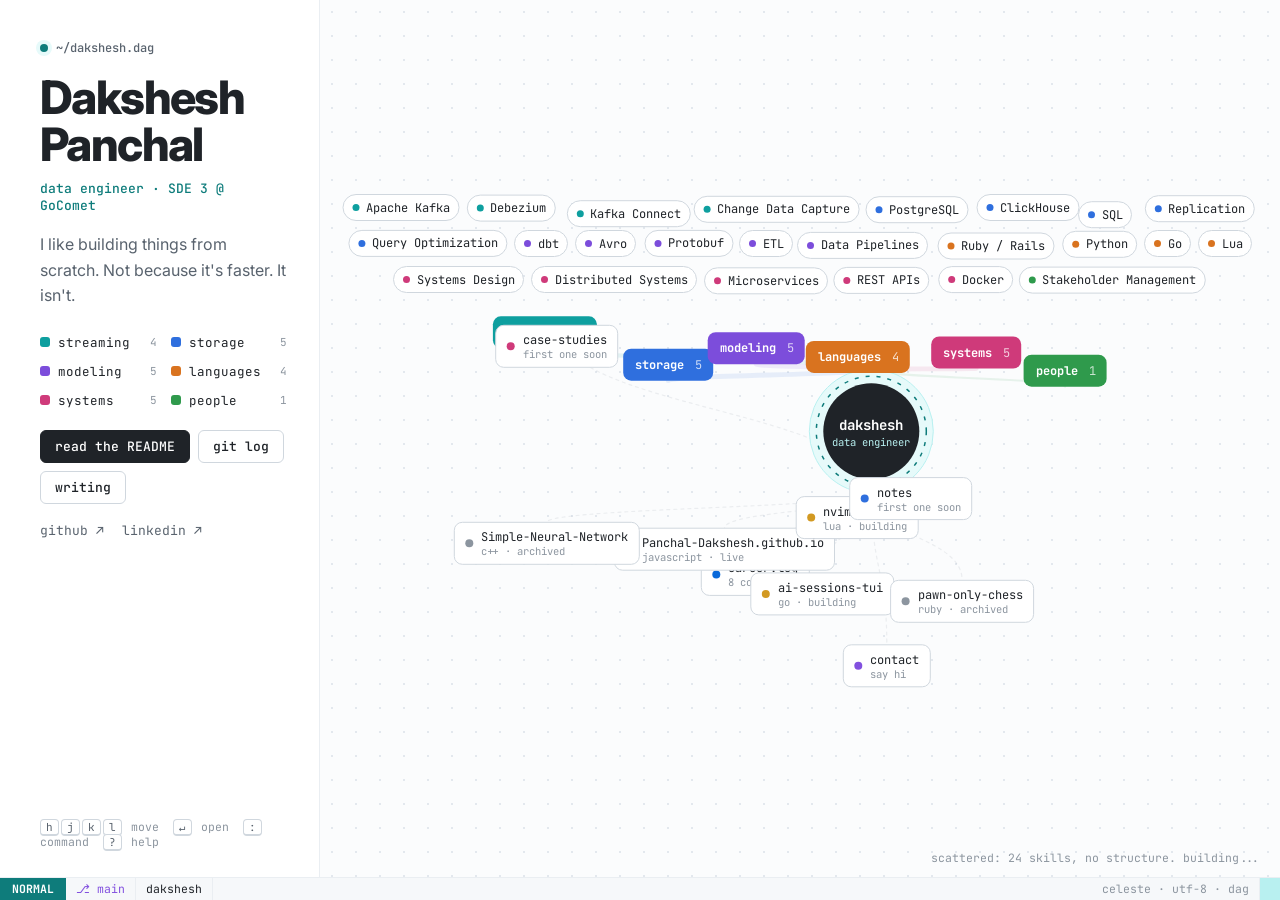
<file: index.html>
<!doctype html>
<html lang="en">
<head>
  <meta charset="utf-8">
  <meta name="viewport" content="width=device-width, initial-scale=1">
  <title>Dakshesh Panchal · dakshesh.dag</title>
  <meta name="description" content="Dakshesh Panchal, data engineer. Every skill is a source node, and they all end up in the same place.">
  <meta property="og:title" content="Dakshesh Panchal · dakshesh.dag">
  <meta property="og:description" content="Every skill is a source node. They all end up in the same place.">
  <meta name="theme-color" content="#ffffff">
  <link rel="icon" href="data:image/svg+xml,<svg xmlns='http://www.w3.org/2000/svg' viewBox='0 0 16 16'><circle cx='3' cy='3' r='2' fill='%230e9f9f'/><circle cx='3' cy='13' r='2' fill='%237c4ddb'/><circle cx='12' cy='8' r='3.5' fill='%231f2328'/><path d='M4.5 3.5 C8 3.5 8 8 9 8 M4.5 12.5 C8 12.5 8 8 9 8' stroke='%2359636e' fill='none' stroke-width='1'/></svg>">
  <link rel="preconnect" href="https://fonts.googleapis.com">
  <link rel="preconnect" href="https://fonts.gstatic.com" crossorigin>
  <link href="https://fonts.googleapis.com/css2?family=Inter:wght@400;500;600;800&family=JetBrains+Mono:wght@400;500;700&display=swap" rel="stylesheet">
  <link rel="stylesheet" href="style.css">
</head>
<body>
  <div class="layout">
    <aside class="hero">
      <div class="kicker"><span class="dot"></span> ~/dakshesh.dag</div>
      <h1>Dakshesh<br>Panchal</h1>
      <p class="role" id="role"></p>
      <p class="intro" id="intro"></p>

      <div class="legend" id="legend" aria-label="Skill groups"></div>

      <div class="actions">
        <button type="button" class="btn primary" data-open="core">read the README</button>
        <button type="button" class="btn" data-open="o:career">git log</button>
        <a class="btn" href="writing.html">writing</a>
      </div>

      <nav class="links">
        <a href="https://github.com/Panchal-Dakshesh" target="_blank" rel="noopener">github ↗</a>
        <a href="https://www.linkedin.com/in/dakshesh-panchal-227a901b6/" target="_blank" rel="noopener">linkedin ↗</a>
      </nav>

      <p class="keys"><kbd>h</kbd><kbd>j</kbd><kbd>k</kbd><kbd>l</kbd> move &nbsp;<kbd>↵</kbd> open &nbsp;<kbd>:</kbd> command &nbsp;<kbd>?</kbd> help</p>
    </aside>

    <main id="stage" aria-label="Skills graph">
      <svg id="graph" role="img" aria-label="A graph of skills flowing into Dakshesh, and out into projects and career"></svg>
      <p class="caption" id="caption"></p>
    </main>
  </div>

  <aside id="float" class="float" aria-live="polite" hidden>
    <div class="float-title"><span id="float-title"></span><button type="button" id="float-close" aria-label="Close">esc</button></div>
    <div class="float-body" id="float-body"></div>
  </aside>

  <footer class="statusline" id="statusline">
    <span class="mode" id="mode">NORMAL</span>
    <span class="seg branch">⎇ main</span>
    <span class="seg" id="sel">dakshesh</span>
    <span class="fill"></span>
    <span class="seg dim hint">celeste · utf-8 · dag</span>
    <button type="button" class="seg colon" id="colon-btn" aria-label="Open command line">:</button>
    <span class="seg pos" id="pos"></span>
  </footer>
  <form class="cmdline" id="cmdline" autocomplete="off" hidden>
    <label for="cmd">:</label><input id="cmd" spellcheck="false" autocapitalize="off" aria-label="command">
  </form>

  <noscript><p class="noscript">The graph needs JavaScript. The short version: data engineer, Postgres → Debezium → Kafka → ClickHouse. <a href="https://www.linkedin.com/in/dakshesh-panchal-227a901b6/">LinkedIn</a>.</p></noscript>

  <script src="data.js"></script>
  <script src="posts.js"></script>
  <script src="app.js"></script>
</body>
</html>
</file>
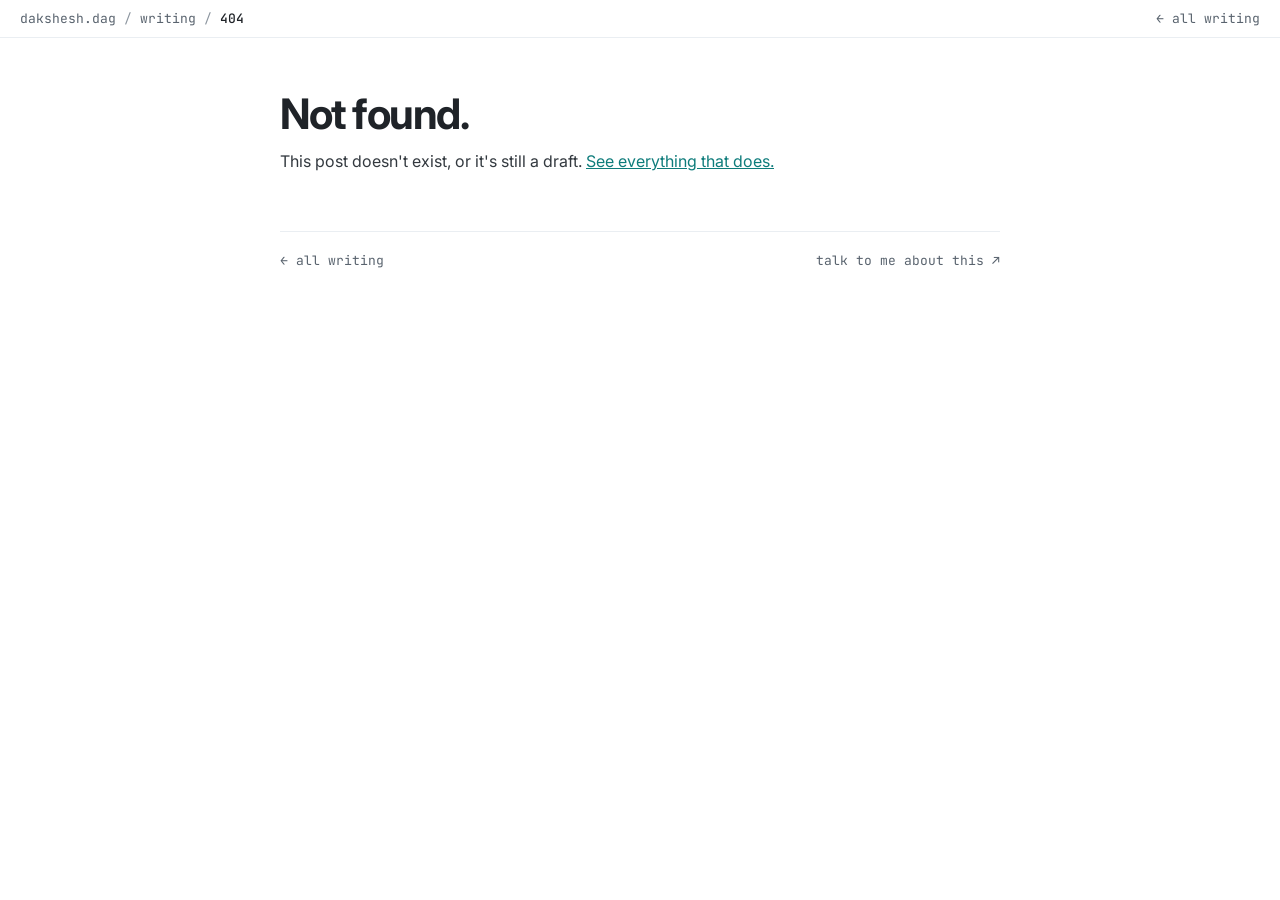
<file: post.html>
<!doctype html>
<html lang="en">
<head>
  <meta charset="utf-8">
  <meta name="viewport" content="width=device-width, initial-scale=1">
  <title>Dakshesh Panchal</title>
  <meta name="theme-color" content="#ffffff">
  <link rel="icon" href="data:image/svg+xml,<svg xmlns='http://www.w3.org/2000/svg' viewBox='0 0 16 16'><circle cx='3' cy='3' r='2' fill='%230e9f9f'/><circle cx='3' cy='13' r='2' fill='%237c4ddb'/><circle cx='12' cy='8' r='3.5' fill='%231f2328'/></svg>">
  <link rel="preconnect" href="https://fonts.googleapis.com">
  <link rel="preconnect" href="https://fonts.gstatic.com" crossorigin>
  <link href="https://fonts.googleapis.com/css2?family=Inter:wght@400;500;600;800&family=JetBrains+Mono:wght@400;500;700&display=swap" rel="stylesheet">
  <link rel="stylesheet" href="writing.css">
</head>
<body>
  <header class="bar">
    <nav class="crumbs"><a href="./">dakshesh.dag</a><span class="sep">/</span><a href="writing.html">writing</a><span class="sep">/</span><b id="crumb">…</b></nav>
    <a href="writing.html">← all writing</a>
  </header>

  <main class="wrap">
    <article id="post">
      <header class="post-head" id="post-head"></header>
      <div class="prose" id="prose"><p class="meta">loading…</p></div>
    </article>
    <footer class="post-foot">
      <a href="writing.html">← all writing</a>
      <a href="https://www.linkedin.com/in/dakshesh-panchal-227a901b6/" target="_blank" rel="noopener">talk to me about this ↗</a>
    </footer>
  </main>

  <script src="posts.js"></script>
  <script src="md.js"></script>
  <script src="writing.js"></script>
</body>
</html>
</file>
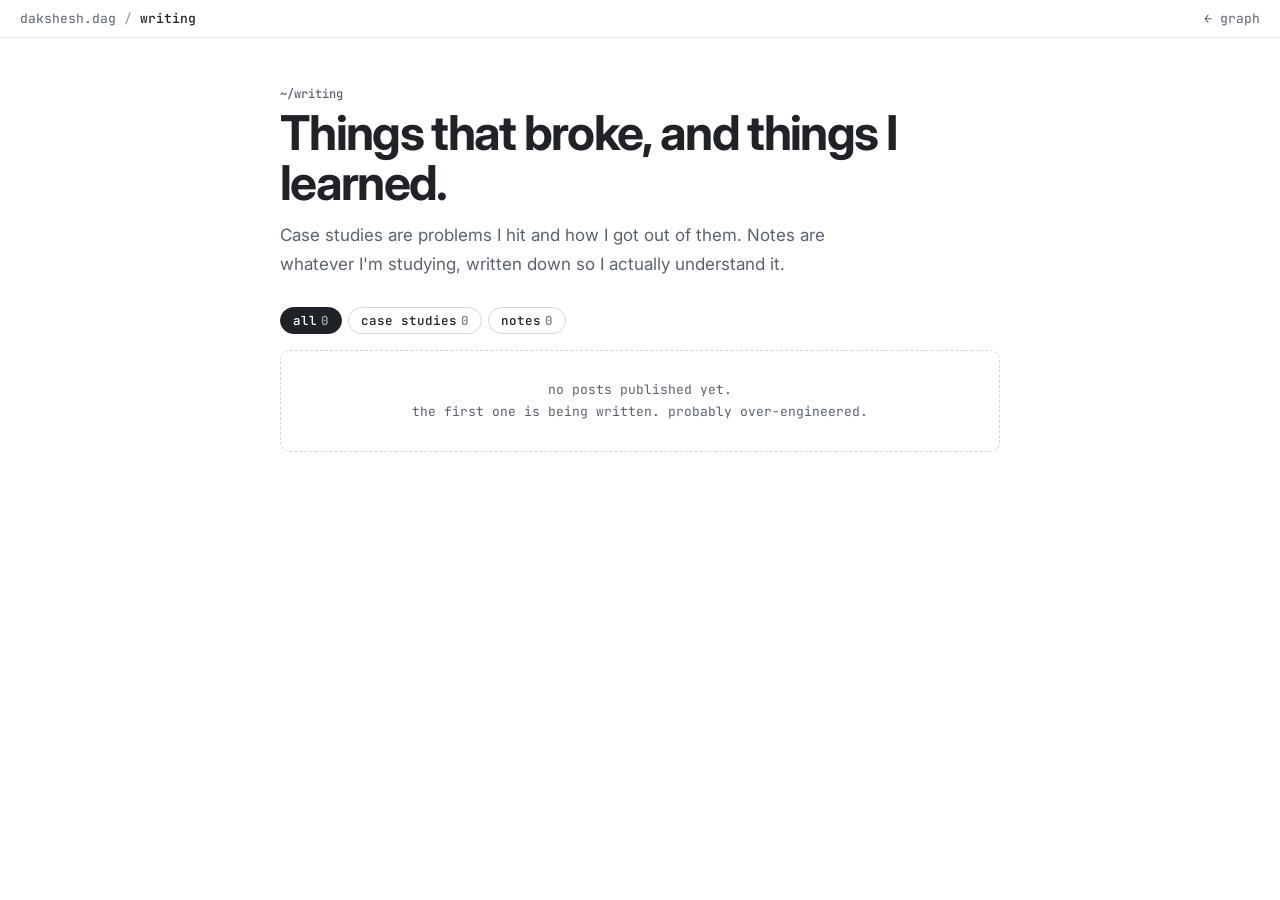
<file: writing.html>
<!doctype html>
<html lang="en">
<head>
  <meta charset="utf-8">
  <meta name="viewport" content="width=device-width, initial-scale=1">
  <title>Writing · Dakshesh Panchal</title>
  <meta name="description" content="Case studies of problems I hit in data infrastructure and how I solved them, plus study notes.">
  <meta name="theme-color" content="#ffffff">
  <link rel="icon" href="data:image/svg+xml,<svg xmlns='http://www.w3.org/2000/svg' viewBox='0 0 16 16'><circle cx='3' cy='3' r='2' fill='%230e9f9f'/><circle cx='3' cy='13' r='2' fill='%237c4ddb'/><circle cx='12' cy='8' r='3.5' fill='%231f2328'/></svg>">
  <link rel="preconnect" href="https://fonts.googleapis.com">
  <link rel="preconnect" href="https://fonts.gstatic.com" crossorigin>
  <link href="https://fonts.googleapis.com/css2?family=Inter:wght@400;500;600;800&family=JetBrains+Mono:wght@400;500;700&display=swap" rel="stylesheet">
  <link rel="stylesheet" href="writing.css">
</head>
<body>
  <header class="bar">
    <nav class="crumbs"><a href="./">dakshesh.dag</a><span class="sep">/</span><b>writing</b></nav>
    <a href="./">← graph</a>
  </header>

  <main class="wrap">
    <div class="kicker">~/writing</div>
    <h1>Things that broke, and things I learned.</h1>
    <p class="lede">Case studies are problems I hit and how I got out of them. Notes are whatever I'm studying, written down so I actually understand it.</p>

    <div class="tabs" role="group" aria-label="Filter">
      <button type="button" class="tab" data-kind="all">all<i id="n-all"></i></button>
      <button type="button" class="tab" data-kind="case">case studies<i id="n-case"></i></button>
      <button type="button" class="tab" data-kind="note">notes<i id="n-note"></i></button>
    </div>
    <ul class="list" id="list"></ul>
  </main>

  <script src="posts.js"></script>
  <script src="writing.js"></script>
</body>
</html>
</file>
<file: style.css>
/* GitHub light + a celeste accent. White only. :set background=dark is not supported. */
:root {
  --bg: #ffffff;
  --canvas: #f6f8fa;
  --fg: #1f2328;
  --muted: #59636e;
  --faint: #8c959f;
  --border: #d0d7de;
  --border-soft: #eaeef2;
  --dot: #e3e8ee;

  --celeste: #b8f0f0;
  --celeste-2: #e6fafa;
  --celeste-ink: #0e7c7b;

  --blue: #0969da;
  --green: #1a7f37;
  --purple: #8250df;
  --orange: #bc4c00;

  --mono: "JetBrains Mono", ui-monospace, SFMono-Regular, Menlo, Consolas, monospace;
  --sans: "Inter", -apple-system, BlinkMacSystemFont, "Segoe UI", Helvetica, Arial, sans-serif;
}

* { box-sizing: border-box; }
html, body { margin: 0; height: 100%; }
body {
  background: var(--bg);
  color: var(--fg);
  font: 15px/1.6 var(--sans);
  display: flex;
  flex-direction: column;
  overflow: hidden;
  -webkit-font-smoothing: antialiased;
}
a { color: var(--blue); text-decoration: none; }
a:hover { text-decoration: underline; }
::selection { background: var(--celeste); }
button { font: inherit; }

.layout {
  flex: 1;
  min-height: 0;
  display: grid;
  grid-template-columns: minmax(300px, 25%) 1fr;
}

/* ------------------------------------------------ hero */
.hero {
  padding: 40px 32px 28px 40px;
  display: flex;
  flex-direction: column;
  gap: 18px;
  border-right: 1px solid var(--border-soft);
  overflow-y: auto;
  background: var(--bg);
}
.kicker {
  font: 500 12px var(--mono);
  color: var(--muted);
  display: flex;
  align-items: center;
  gap: 8px;
}
.kicker .dot {
  width: 8px; height: 8px; border-radius: 50%;
  background: var(--celeste-ink);
  box-shadow: 0 0 0 4px var(--celeste-2);
  animation: beat 2.4s ease-in-out infinite;
}
@keyframes beat { 50% { box-shadow: 0 0 0 7px var(--celeste-2); } }
.hero h1 {
  font-size: clamp(38px, 3.6vw, 56px);
  line-height: 1.02;
  letter-spacing: -0.035em;
  font-weight: 800;
  margin: 0;
}
.role { font: 500 13px var(--mono); color: var(--celeste-ink); margin: -6px 0 0; }
.intro { font-size: 16px; color: var(--muted); margin: 0; max-width: 34ch; }

.legend { display: grid; grid-template-columns: 1fr 1fr; gap: 6px 14px; margin-top: 4px; }
.legend button {
  display: flex; align-items: center; gap: 8px;
  background: none; border: 0; padding: 3px 0; cursor: pointer;
  font: 12.5px var(--mono); color: var(--fg); text-align: left;
}
.legend button:hover span:last-child { text-decoration: underline; text-underline-offset: 3px; }
.legend i { width: 10px; height: 10px; border-radius: 3px; background: var(--c); flex: none; }
.legend small { color: var(--faint); font-size: 11px; margin-left: auto; }

.actions { display: flex; gap: 8px; flex-wrap: wrap; }
.btn {
  font: 500 13px var(--mono);
  padding: 7px 14px;
  border-radius: 6px;
  border: 1px solid var(--border);
  background: var(--bg);
  color: var(--fg);
  cursor: pointer;
  transition: border-color .15s, background .15s;
}
.btn:hover { border-color: var(--fg); text-decoration: none; }
a.btn { display: inline-block; }
.btn.primary { background: var(--fg); border-color: var(--fg); color: #fff; }
.btn.primary:hover { background: #000; }

.links { display: flex; gap: 18px; font: 13px var(--mono); }
.links a { color: var(--muted); }
.links a:hover { color: var(--celeste-ink); text-decoration: none; }

.keys { margin: auto 0 0; font: 11.5px var(--mono); color: var(--faint); }
kbd {
  font: 11px var(--mono);
  border: 1px solid var(--border);
  border-bottom-width: 2px;
  border-radius: 4px;
  padding: 0 5px;
  margin-right: 2px;
  color: var(--muted);
  background: var(--bg);
}

/* ------------------------------------------------ stage */
#stage {
  position: relative;
  min-height: 0;
  overflow: auto;
  background-color: #fbfcfd;
  background-image: radial-gradient(var(--dot) 1px, transparent 1px);
  background-size: 24px 24px;
}
#graph { display: block; width: 100%; height: 100%; }
.caption {
  position: absolute;
  right: 20px;
  bottom: 12px;
  margin: 0;
  font: 11.5px var(--mono);
  color: var(--faint);
  pointer-events: none;
}

/* ------------------------------------------------ graph */
.edge { fill: none; stroke: var(--c, var(--border)); stroke-opacity: .32; stroke-linecap: round; transition: stroke-opacity .2s, opacity .2s; }
.edge.out { stroke: var(--faint); stroke-opacity: .45; stroke-dasharray: 3 4; }
.edge.hot { stroke-opacity: .95; }
.packet { fill: var(--c, var(--celeste-ink)); }

.node { cursor: pointer; transition: opacity .2s; }
.node:focus { outline: none; }
.node text { font-family: var(--mono); font-size: 12px; fill: var(--fg); pointer-events: none; }
.node .sub { font-size: 10.5px; fill: var(--faint); }

.node.k-skill rect { fill: var(--bg); stroke: var(--border); stroke-width: 1; transition: stroke .15s; }
.node.k-skill .dotc { fill: var(--c); }
.node.k-skill:hover rect, .node.k-skill.sel rect { stroke: var(--c); }
.node.k-skill.sel rect { stroke-width: 1.8; }

.node.k-group rect { fill: var(--c); stroke: none; }
.node.k-group text { fill: #fff; font-weight: 700; }
.node.k-group .count { fill: #fff; opacity: .75; font-weight: 400; }
.node.k-group.sel rect, .node.k-group:hover rect { filter: drop-shadow(0 3px 6px rgba(31, 35, 40, .18)); }
.node.k-group.sel .ring { stroke: var(--c); }
.ring { fill: none; stroke: transparent; stroke-width: 2; }

.node.k-core .halo { fill: var(--celeste-2); stroke: var(--celeste); stroke-width: 1; }
.node.k-core .disc { fill: var(--fg); }
.node.k-core text { fill: #fff; font-weight: 700; font-size: 14px; }
.node.k-core .sub { fill: var(--celeste); font-size: 10.5px; font-weight: 400; }
.node.k-core .spin { fill: none; stroke: var(--celeste-ink); stroke-width: 1.5; stroke-dasharray: 4 7; transform-box: fill-box; transform-origin: center; animation: spin 24s linear infinite; }
@keyframes spin { to { transform: rotate(360deg); } }

.node.k-out rect { fill: var(--bg); stroke: var(--border); transition: stroke .15s; }
.node.k-out:hover rect, .node.k-out.sel rect { stroke: var(--fg); }
.node.k-out .dotc { r: 4; }
.node.k-out.s-live .dotc { fill: var(--green); }
.node.k-out.s-building .dotc { fill: #d29922; }
.node.k-out.s-archived .dotc { fill: var(--faint); }
.node.k-out.s-career .dotc { fill: var(--blue); }
.node.k-out.s-contact .dotc { fill: var(--purple); }
.node.k-out.s-cases .dotc { fill: #cf3a7a; }
.node.k-out.s-notes .dotc { fill: #2f6fde; }

svg.focus .node:not(.hot) { opacity: .22; }
svg.focus .edge:not(.hot) { opacity: .12; }
svg.search .node.k-skill:not(.match) { opacity: .2; }

/* ------------------------------------------------ floating window */
.float {
  position: fixed;
  right: 20px;
  top: 20px;
  width: min(420px, calc(100vw - 32px));
  max-height: calc(100vh - 70px);
  display: flex;
  flex-direction: column;
  background: var(--bg);
  border: 1px solid var(--border);
  border-radius: 10px;
  box-shadow: 0 1px 0 rgba(31,35,40,.04), 0 16px 40px rgba(66, 74, 83, .18);
  z-index: 5;
  animation: pop .16s ease-out;
  overflow: hidden;
}
.float[hidden] { display: none; }
@keyframes pop { from { opacity: 0; transform: translateY(6px) scale(.99); } to { opacity: 1; transform: none; } }
.float-title {
  display: flex;
  justify-content: space-between;
  align-items: center;
  padding: 8px 10px 8px 14px;
  background: var(--canvas);
  border-bottom: 1px solid var(--border-soft);
  font: 500 12px var(--mono);
  color: var(--muted);
}
.float-title button {
  font: 11px var(--mono);
  color: var(--muted);
  background: var(--bg);
  border: 1px solid var(--border);
  border-radius: 4px;
  padding: 1px 7px;
  cursor: pointer;
}
.float-body { padding: 18px 20px 20px; overflow-y: auto; }
.float-body h2 { font-size: 24px; letter-spacing: -0.02em; line-height: 1.15; margin: 0 0 4px; }
.float-body h3 { font: 700 10.5px var(--mono); text-transform: uppercase; letter-spacing: .08em; color: var(--faint); margin: 18px 0 8px; }
.float-body p { margin: 0 0 10px; color: #3d444d; }
.float-body .lede { font: 13px/1.55 var(--mono); color: var(--celeste-ink); background: var(--celeste-2); border-radius: 6px; padding: 10px 12px; margin: 10px 0 14px; }
.float-body .meta { font: 12px var(--mono); color: var(--muted); }
.swatch { display: inline-block; width: 10px; height: 10px; border-radius: 3px; background: var(--c); margin-right: 6px; vertical-align: 0; }
.pills { display: flex; flex-wrap: wrap; gap: 6px; }
.pill {
  font: 12px var(--mono);
  border: 1px solid var(--border);
  border-radius: 999px;
  padding: 2px 10px;
  background: var(--bg);
  cursor: pointer;
  color: var(--fg);
}
.pill:hover { border-color: var(--c, var(--celeste-ink)); color: var(--c, var(--celeste-ink)); }
.log { list-style: none; margin: 0; padding: 0; font: 12.5px/1.5 var(--mono); }
.log li { display: grid; grid-template-columns: 62px 64px 1fr; gap: 8px; padding: 6px 0; border-bottom: 1px solid var(--border-soft); }
.log .sha { color: var(--orange); }
.log .ts { color: var(--faint); }
.log .head { color: var(--green); font-weight: 700; }
.log .co { color: var(--muted); }
.kv { font: 12.5px/1.9 var(--mono); }
.kv b { display: inline-block; width: 84px; color: var(--faint); font-weight: 400; }

/* ------------------------------------------------ nvim statusline */
.statusline {
  display: flex;
  align-items: stretch;
  font: 11.5px/22px var(--mono);
  background: var(--canvas);
  border-top: 1px solid var(--border-soft);
  white-space: nowrap;
  overflow: hidden;
}
.statusline .mode { background: var(--celeste-ink); color: #fff; font-weight: 700; padding: 0 12px; }
.statusline .mode.cmd { background: var(--purple); }
.statusline .seg { padding: 0 10px; border-right: 1px solid var(--border-soft); color: var(--muted); }
.statusline .branch { color: var(--purple); }
.statusline #sel { color: var(--fg); }
.statusline .fill { flex: 1; }
.statusline .dim { color: var(--faint); }
.statusline .pos { background: var(--celeste); color: var(--celeste-ink); border-right: 0; }
.statusline .colon { display: none; background: none; border: 0; border-left: 1px solid var(--border-soft); cursor: pointer; color: var(--fg); }
.cmdline { display: flex; align-items: center; font: 13px/26px var(--mono); padding: 0 10px; background: var(--bg); border-top: 1px solid var(--border-soft); }
.cmdline[hidden] { display: none; }
.cmdline input { flex: 1; border: 0; outline: 0; font: inherit; color: var(--fg); background: transparent; caret-color: var(--celeste-ink); }
.msg { padding: 0 12px; font: 12px/24px var(--mono); color: var(--muted); border-top: 1px solid var(--border-soft); }
.noscript { padding: 16px; }

/* ------------------------------------------------ small screens */
@media (max-width: 900px) {
  body { overflow: auto; height: auto; display: block; }
  html { height: auto; }
  .layout { display: block; }
  .hero { padding: 28px 16px 20px; border-right: 0; border-bottom: 1px solid var(--border-soft); }
  .hero h1 { font-size: 42px; }
  .keys { display: none; }
  #stage { overflow: visible; }
  .caption { position: static; padding: 8px 16px 16px; }
  .statusline { position: sticky; bottom: 0; }
  .statusline .hint, .statusline .branch { display: none; }
  .statusline .colon { display: block; }
  .float {
    left: 0; right: 0; bottom: 0; top: auto;
    width: 100%;
    max-height: 72vh;
    border-radius: 14px 14px 0 0;
    border-bottom: 0;
  }
}

@media (prefers-reduced-motion: reduce) {
  .float, .kicker .dot, .node.k-core .spin { animation: none; }
}
svg.portrait .edge.s2g { opacity: 0; }
svg.portrait .edge.s2g.hot { opacity: 1; }
</file>
<file: writing.css>
/* Shared by writing.html and post.html. Same tokens as the graph page. */
:root {
  --bg: #ffffff;
  --canvas: #f6f8fa;
  --fg: #1f2328;
  --text: #33393f;
  --muted: #59636e;
  --faint: #8c959f;
  --border: #d0d7de;
  --border-soft: #eaeef2;
  --celeste: #b8f0f0;
  --celeste-2: #e6fafa;
  --celeste-ink: #0e7c7b;
  --case: #cf3a7a;
  --note: #2f6fde;
  --green: #1a7f37;
  --orange: #bc4c00;
  --mono: "JetBrains Mono", ui-monospace, SFMono-Regular, Menlo, Consolas, monospace;
  --sans: "Inter", -apple-system, BlinkMacSystemFont, "Segoe UI", Helvetica, Arial, sans-serif;
}
* { box-sizing: border-box; }
html, body { margin: 0; }
body { background: var(--bg); color: var(--fg); font: 16px/1.7 var(--sans); -webkit-font-smoothing: antialiased; }
a { color: var(--celeste-ink); }
::selection { background: var(--celeste); }

.bar {
  position: sticky; top: 0; z-index: 2;
  display: flex; align-items: center; justify-content: space-between; gap: 12px;
  padding: 10px 20px;
  background: rgba(255, 255, 255, .92);
  backdrop-filter: blur(6px);
  border-bottom: 1px solid var(--border-soft);
  font: 13px var(--mono);
}
.bar a { color: var(--muted); text-decoration: none; }
.bar a:hover { color: var(--celeste-ink); }
.crumbs { display: flex; gap: 8px; align-items: center; min-width: 0; white-space: nowrap; overflow: hidden; text-overflow: ellipsis; }
.crumbs .sep { color: var(--faint); }
.crumbs b { color: var(--fg); font-weight: 500; overflow: hidden; text-overflow: ellipsis; }

.wrap { max-width: 760px; margin: 0 auto; padding: 48px 20px 96px; }

/* ---------- index */
.kicker { font: 500 12px var(--mono); color: var(--muted); }
h1 { font-size: clamp(34px, 5vw, 48px); letter-spacing: -0.035em; line-height: 1.05; margin: 6px 0 12px; }
.lede { color: var(--muted); font-size: 17px; margin: 0 0 28px; max-width: 56ch; }
.tabs { display: flex; gap: 6px; flex-wrap: wrap; margin-bottom: 8px; }
.tab {
  font: 500 12.5px var(--mono);
  border: 1px solid var(--border); border-radius: 999px;
  background: var(--bg); color: var(--fg);
  padding: 4px 12px; cursor: pointer;
}
.tab[aria-pressed="true"] { background: var(--fg); border-color: var(--fg); color: #fff; }
.tab i { font-style: normal; opacity: .6; margin-left: 4px; }

.list { list-style: none; margin: 16px 0 0; padding: 0; }
.item { border-top: 1px solid var(--border-soft); }
.item:last-child { border-bottom: 1px solid var(--border-soft); }
.item a { display: grid; grid-template-columns: 76px 1fr; gap: 16px; padding: 18px 4px; text-decoration: none; color: inherit; }
.item a:hover h2 { color: var(--celeste-ink); }
.item .date { font: 12.5px var(--mono); color: var(--faint); padding-top: 4px; }
.item h2 { font-size: 19px; letter-spacing: -0.01em; line-height: 1.35; margin: 0 0 4px; transition: color .15s; }
.item p { margin: 0 0 8px; color: var(--muted); font-size: 15px; }
.meta { display: flex; flex-wrap: wrap; gap: 6px; align-items: center; font: 11.5px var(--mono); color: var(--faint); }
.kind { font-weight: 700; text-transform: uppercase; letter-spacing: .06em; color: var(--k); }
.kind::before { content: ""; display: inline-block; width: 7px; height: 7px; border-radius: 2px; background: var(--k); margin-right: 6px; vertical-align: 1px; }
.k-case { --k: var(--case); }
.k-note { --k: var(--note); }
.tag { border: 1px solid var(--border-soft); border-radius: 4px; padding: 0 6px; }
.ext { color: var(--faint); }
.draft-badge { color: var(--orange); font-weight: 700; }

.empty {
  border: 1px dashed var(--border); border-radius: 10px;
  padding: 28px; text-align: center; color: var(--muted);
  font: 13px/1.7 var(--mono); margin-top: 16px;
}

/* ---------- post */
.post-head h1 { font-size: clamp(30px, 4.6vw, 42px); }
.post-head .meta { margin-bottom: 24px; }
.pf {
  display: grid; grid-template-columns: 1fr auto 1fr; gap: 0; align-items: stretch;
  border: 1px solid var(--border); border-radius: 10px; overflow: hidden; margin: 8px 0 36px;
}
.pf > div { padding: 14px 16px; }
.pf .label { font: 700 10.5px var(--mono); text-transform: uppercase; letter-spacing: .08em; margin-bottom: 4px; }
.pf .p { background: #fff5f8; }
.pf .p .label { color: var(--case); }
.pf .f { background: var(--celeste-2); }
.pf .f .label { color: var(--celeste-ink); }
.pf .arrow { display: flex; align-items: center; padding: 0 6px; background: linear-gradient(90deg, #fff5f8 50%, var(--celeste-2) 50%); color: var(--faint); font: 16px var(--mono); }
.pf .txt { font-size: 15px; line-height: 1.55; color: var(--text); }
.pf-stack { grid-column: 1 / -1; border-top: 1px solid var(--border-soft); font: 12px var(--mono); color: var(--muted); padding: 8px 16px !important; background: var(--bg); }

.prose { color: var(--text); }
.prose h3 { font-size: 22px; letter-spacing: -0.015em; color: var(--fg); margin: 40px 0 10px; line-height: 1.3; }
.prose h4, .prose h5 { font-size: 17px; color: var(--fg); margin: 28px 0 8px; }
.prose p { margin: 0 0 18px; }
.prose ul, .prose ol { padding-left: 22px; margin: 0 0 18px; }
.prose li { margin: 4px 0; }
.prose strong { color: var(--fg); }
.prose code { font: 0.86em var(--mono); background: var(--canvas); border: 1px solid var(--border-soft); border-radius: 4px; padding: 1px 5px; }
.prose pre { background: var(--canvas); border: 1px solid var(--border-soft); border-radius: 8px; padding: 14px 16px; overflow-x: auto; margin: 0 0 22px; }
.prose pre code { background: none; border: 0; padding: 0; font-size: 13px; line-height: 1.6; color: var(--fg); }
.prose blockquote { margin: 0 0 18px; padding: 2px 0 2px 16px; border-left: 3px solid var(--celeste-ink); color: var(--muted); }
.prose img { max-width: 100%; border-radius: 8px; border: 1px solid var(--border-soft); }
.prose hr { border: 0; border-top: 1px solid var(--border-soft); margin: 32px 0; }
.prose .table { overflow-x: auto; margin: 0 0 22px; }
.prose table { border-collapse: collapse; font-size: 14px; width: 100%; }
.prose th, .prose td { border: 1px solid var(--border-soft); padding: 6px 10px; text-align: left; }
.prose th { background: var(--canvas); }

.post-foot { margin-top: 56px; padding-top: 20px; border-top: 1px solid var(--border-soft); display: flex; justify-content: space-between; gap: 12px; flex-wrap: wrap; font: 13px var(--mono); }
.post-foot a { color: var(--muted); text-decoration: none; }
.post-foot a:hover { color: var(--celeste-ink); }

@media (max-width: 640px) {
  .wrap { padding-top: 32px; }
  .item a { grid-template-columns: 1fr; gap: 2px; }
  .pf { grid-template-columns: 1fr; }
  .pf .arrow { justify-content: center; padding: 2px; background: linear-gradient(180deg, #fff5f8 50%, var(--celeste-2) 50%); transform: none; }
  .pf .arrow span { display: inline-block; transform: rotate(90deg); }
}
</file>
